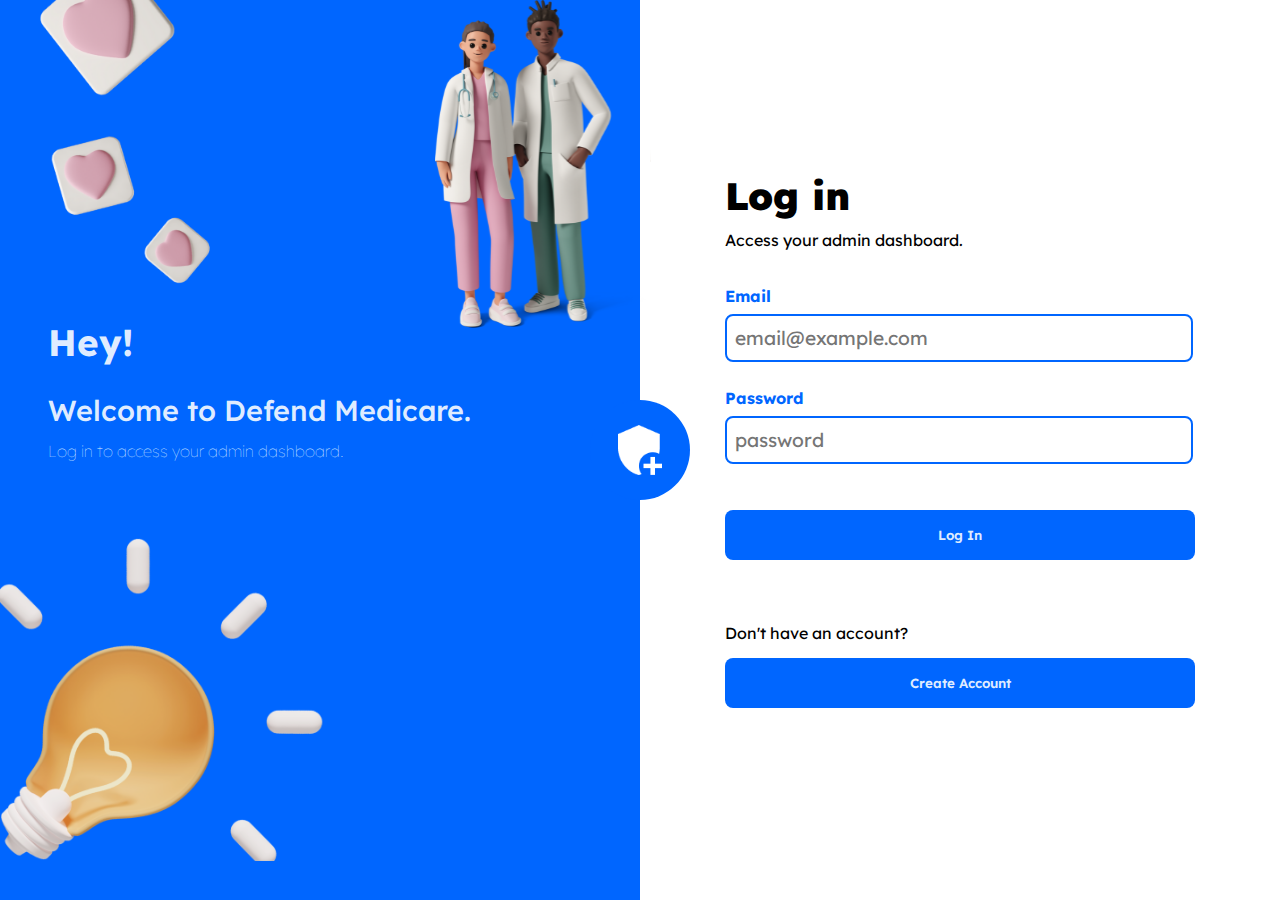
<file: index.html>
<!DOCTYPE html>
<html lang="en">
<head>
    <meta charset="UTF-8">
    <meta http-equiv="X-UA-Compatible" content="IE=edge">
    <meta name="viewport" content="width=device-width, initial-scale=1.0">
    <title>med_care</title>
    <!-- Google font links -->
    <link rel="preconnect" href="https://fonts.googleapis.com">
    <link rel="preconnect" href="https://fonts.gstatic.com" crossorigin>
    <link href="https://fonts.googleapis.com/css2?family=Lexend+Deca&display=swap" rel="stylesheet">
    <!-- My stylesheet -->
    <link rel="stylesheet" href="./style.css">
    <link rel="shortcut icon" href="./assets/favicon.ico" type="image/x-icon">
</head>
<body>
    <div class="wrapper">
        <div class="left">
            <img src="./assets/hearts.png" alt="hearts" class = "hearts">
            <img src="./assets/doctors.svg" alt="doctors" id="doctors">
            
            <div class="text">
                <h2>Hey!</h2>
                <h4>Welcome to Defend Medicare.</h4>
                <p>Log in to access your admin dashboard.</p>
            </div>

            <div class="bulb-com">
                <img src="./assets/bulb.png" class = 'bulb' alt="bulb">
                <div class="comments">
                    <img src="./assets/comment.png" alt="comment" id="com1">
                    <img src="./assets/comment.png" alt="comment" id="com2">
                    <img src="./assets/comment.png" alt="comment" id="com3">
                </div>
            </div>
            
        </div>


        <div class="logo">
            <img src="./assets/Vector.png" alt="med_logo">
        </div>


        <div class="right">
            <div class="content">
                <div class="head">
                    <h2>Log in</h2>
                    <p>Access your admin dashboard.</p>
                </div>
                <div class="form">
                    <div id="input-1">
                        <h4>Email</h4>
                        <input type="email" class="inputs"me="email" id="email" placeholder="email@example.com">
                    </div>
                    <div id="input-2">
                        <h4>Password</h4>
                        <input type="password" class="inputs" name="password" id="password" placeholder="password">
                    </div>
    
                    <button class="login">
                        Log In
                    </button>
    
                    <div class="create-acc">
                        <p>Don't have an account?</p>
                        <button>Create Account</button>
                    </div>
                </div>
            </div>
        </div>
    </div>
</body>
<script>
    // take element with ID button
    const signupBtn = document.querySelector('.create-acc button');
    const loginBtn = document.querySelector('.login');

    function goToSignup(){
        location.href = "./signup.html"
    }

    function showAlert() {
        alert("coming soon ....");
    }

    // Event Listeners
    signupBtn.addEventListener('click', goToSignup);
    loginBtn.addEventListener('click', showAlert);
</script>

</html>
</file>
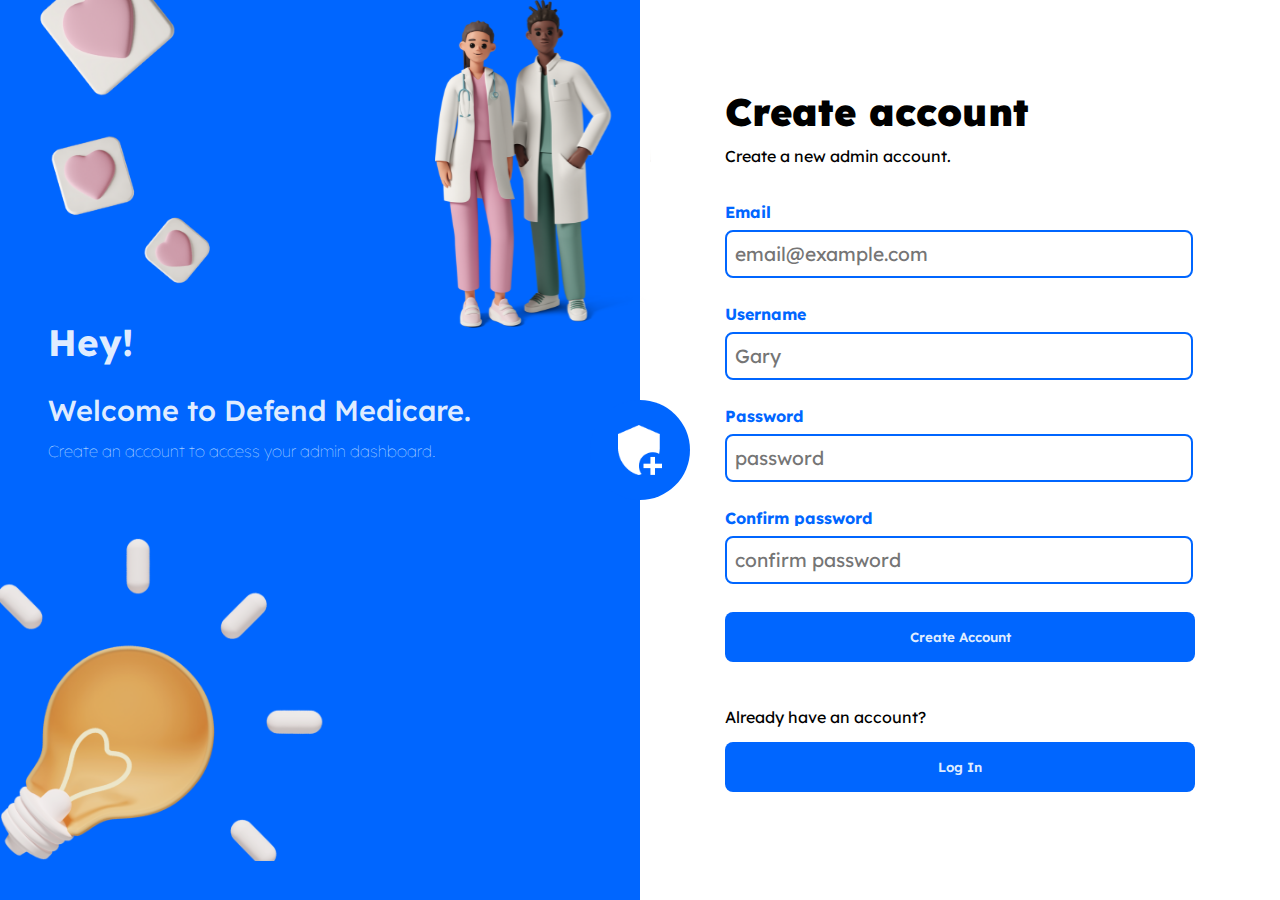
<file: signup.html>
<!DOCTYPE html>
<html lang="en">
<head>
    <meta charset="UTF-8">
    <meta http-equiv="X-UA-Compatible" content="IE=edge">
    <meta name="viewport" content="width=device-width, initial-scale=1.0">
    <title>med_care</title>
    <!-- Google font links -->
    <link rel="preconnect" href="https://fonts.googleapis.com">
    <link rel="preconnect" href="https://fonts.gstatic.com" crossorigin>
    <link href="https://fonts.googleapis.com/css2?family=Lexend+Deca&display=swap" rel="stylesheet">
    <!-- My stylesheet -->
    <link rel="stylesheet" href="./style.css">
    <link rel="shortcut icon" href="./assets/favicon.ico" type="image/x-icon">
    <!-- private styles for signup  -->
    <style>
        @media(max-width: 800px) {
            .logo {
                top: 40%;
            }

            .hearts {
                height: 15%;
            }
        }
    </style>
</head>
<body>
    <div class="wrapper">
        <div class="left">
            <img src="./assets/hearts.png" alt="hearts" class = "hearts">
            <img src="./assets/doctors.svg" alt="doctors" id="doctors">
            
            <div class="text">
                <h2>Hey!</h2>
                <h4>Welcome to Defend Medicare.</h4>
                <p>Create an account to access your admin dashboard.</p>
            </div>

            <div class="bulb-com">
                <img src="./assets/bulb.png" class = 'bulb' alt="bulb">
                <div class="comments">
                    <img src="./assets/comment.png" alt="comment" id="com1">
                    <img src="./assets/comment.png" alt="comment" id="com2">
                    <img src="./assets/comment.png" alt="comment" id="com3">
                </div>
            </div>
            
        </div>


        <div class="logo">
            <img src="./assets/Vector.png" alt="med_logo">
        </div>


        <div class="right">
            <div class="content">
                <div class="head">
                    <h2>Create account</h2>
                    <p>Create a new admin account.</p>
                </div>
                <div class="form">
                    <div id="input-1">
                        <h4>Email</h4>
                        <input type="email" class="inputs"me="email" id="email" placeholder="email@example.com">
                    </div>
                    <div id="input-2">
                        <h4>Username</h4>
                        <input type="text" class="inputs"me="text" id="username" placeholder="Gary">
                    </div>
                    <div id="input-3">
                        <h4>Password</h4>
                        <input type="password" class="inputs" name="password" id="password" placeholder="password">
                    </div>
                    <div id="input-4">
                        <h4>Confirm password</h4>
                        <input type="password" class="inputs" name="password" id="confirm-password" placeholder="confirm password">
                    </div>
    
                    <button class="create" id="create">
                        Create Account
                    </button>
    
                    <div class="create-acc">
                        <p>Already have an account?</p>
                        <button>Log In<button>
                    </div>
                </div>
            </div>
        </div>
    </div>
</body>
<script>
    // Global Variables
    const createBtn = document.querySelector('.form > button');
    const loginBtn = document.querySelector('.create-acc button');

    function goToLogin(){
        location.href = "./index.html"
    }

    function showAlert() {
        alert("coming soon ....");
    }

    // Event Listeners
    loginBtn.addEventListener('click', goToLogin);
    createBtn.addEventListener('click', showAlert);
</script>
</html>
</file>
<file: style.css>
:root {
    --input-width: 29.25rem;
}

* {
    margin: 0;
    box-sizing: border-box;
    /* Do now show scroll when there is an overflow in the y-axis */
    overflow-y: hidden;
}

body {
    font-family: "Lexend Deca", sans-serif;
}

.wrapper {
    display: flex;
    flex-wrap: nowrap;

    position: relative;
}

.left {
    background-color: #0066FF;  
    height: 100vh; 
    flex-wrap: wrap;
    width: 50vw;
}

.left img {
    min-height: 20%;
}

.hearts {
    height: 35%;
}

.bulb-com {
    display: flex;
    /* flex-direction: column; */
    gap: 10rem;
}

.bulb {
    /* align-self: flex-end; */
    height:25rem;
    min-height: 16rem;
}

.comments {
    display: flex;
    flex-direction: column;
}

.comments img {
    /* justify-self: flex-end; */
    height: 8rem;
    align-self: flex-start;
}

.comments img:nth-child(1){
    /* height: 10em; */
    position: relative;
    top: 4rem;
}

.comments img:nth-child(2){
    height: 10em;
    bottom: 40px;
}

.comments img:nth-child(3){
    height: 12em;
    position: relative;
    bottom: 5rem;
}

.text {
    margin-left: 3rem;
    /* align-items: center; */
}

.text > h2 {
    color: #DFECFF;
    font-size: 2.3rem;
    /* text-align: left; */
    font-weight: 700;
    line-height: 47.05px;
    height: 47.04998779296875px;
    width: 106.3790054321289px;
    margin-bottom: 2rem;
}

.text > h4 {
    color: #DFECFF;
    font-size: 1.8rem;
    font-weight: 500;
    line-height: 24.09px;
    margin-bottom: 1.2rem;
}

.text > p {
    color: #DFECFF;
    font-weight: 100;
    line-height: 20.04px;
}

#doctors {
    height: 467px;
    position: absolute;
    /* right: 32.2em; */
    right: 45vw;
    width: 20.1em;
}

.logo {
    background-color: #0066FF;
    width: 150px;
    height: 150px;
    display: flex;
    align-items: center;
    justify-content: center;
    
    border-radius: 100px;
    /* with the absolute property, the element is removed from the DOM */
    position: absolute;
    /* The following properties centers the logo, with the absolute position */
    top: 50%;
    left: 50%;
    transform: translate(-50%, -50%);
}

.right {
    display: flex;
    justify-content: center;
    align-items: center;
    flex-direction: column;
    width: 50vw;
}

.head > h2{
    font-size: 38.2px;
    font-weight: 900;
    margin-bottom: 10px;
}

.head > p {
    height: 20.02001953125px;
    width: 295.6199951171875px;
}

.form {
    margin: 20px 0;
}

.inputs {
    margin-bottom: 10px;
    height: 48px;
    /* width: 468px; */
    width: 29.25rem;
    border: 2px solid #0066FF;
    border-radius: 8px;
    font-family: "Lexend Deca", sans-serif;
    padding-left: 8px;
    font-size: 1.2rem;
}

#input-1, #input-2, #input-3, #input-4 {
    margin: 18px 0;
}

.inputs:focus {
    border: 2px solid red;
}


.form h4 {
    color: #0066FF;
    /* width: 54.58px; */
    line-height: 16.2px;
    margin-bottom: 10px;
}

.login {
    margin: 18px 0;
}

.right button {
    cursor: pointer;
    height: 3.125rem;
    width: 29.375rem;
    border-radius: 8px;
    border: 0;
    background-color: #0066FF;
    color: #DFECFF;
    font-family: "Lexend Deca", sans-serif;
    font-weight: 600;
    line-height: 20.04px;
}

.right button:hover {
    opacity: 0.85;
    transition: 1.2s;
}

.create-acc {
    margin-top: 30px;
}

.create-acc p {
    /* height: 0.956rem; */
    width: 14.109rem;
    margin: 15px 0;
}

/* Remove the 2nd button popping up in the signup page. */
.create-acc button:nth-child(3){
    display: none;
}


/* Create mobile layout */
@media (max-width: 570px) {
    #doctors {
        max-width: 9rem;
    }
    .hearts {
        height: 10%;
        width: 50%;
    }

    .bulb {
        position: absolute;
        top: 36rem;
        height: 12%;
        padding-top: 50px;
    }
} 

@media (max-width: 800px) {
    * {
        overflow-y: visible;
        overflow-x: hidden;
    }

    .wrapper {
        display: flex;
        flex-direction: column;
    }

    .bulb {
        /* display: none; */
        position: absolute;
        max-height: 17%;
        top: 25rem;
    }

    .comments {
        display: block;
    }

    .left {
        height: 0%;
        min-height: 30%;
        /* width: 100%; */
        width: 100vw;
        /* margin: 0; */
        /* padding: 0; */
    }

    img {
        box-sizing: initial;
    }

    /* .left {
        display: flex;
    } */

    .text {
        box-sizing: initial;
        margin: 20px;
        position: relative;
        bottom: 8rem;
    }
    
    .text > h4 {
        line-height: normal;
    }

    #doctors {
        position: relative;
        left: 64%;
        /* bottom: 10px; */
        /* position: static;
        align-self: flex-end; */
        width: 15rem;
        /* This was 13 */
        min-width: 10rem;
    }
    
    .logo {
        /* display: none; */
        top: 46%;
    }

    .left img {
        min-height: 10%;
    }

    .hearts {
        height: 20%;
        position: absolute;
        top: 0;
        left: 0;
    }

    .right {
        width: 100vw;
        margin-top: 5rem;
    }

    .inputs, .right button {
        min-width: 80vw;
        /* width: 90vw; */
    }
}

@media (max-width: 810px) {
    #doctors {
        right: 36vw;
    }

}

@media (max-width: 1000px) {
    .inputs, .right button {
        width: 30vw;
    }
}

@media (max-width: 1150px) {
    .inputs, .right button {
        width: 40vw;
    }
}

@media (max-width: 1300px) {
    #doctors {
        height: 330px;
        /* position: relative; */
    }

    .wrapper {
        position: relative;
    }

    .logo {
        height: 100px;
        width: 100px;
    }

    .logo img {
        height: 50%;
    }

    .inputs, buttons {
        display: flex;
        /* max-width: calc(50vw * 0.6); */
    }
}

@media (max-width: 1520px) {
    .comments {
        display: none;
    }
}
</file>
